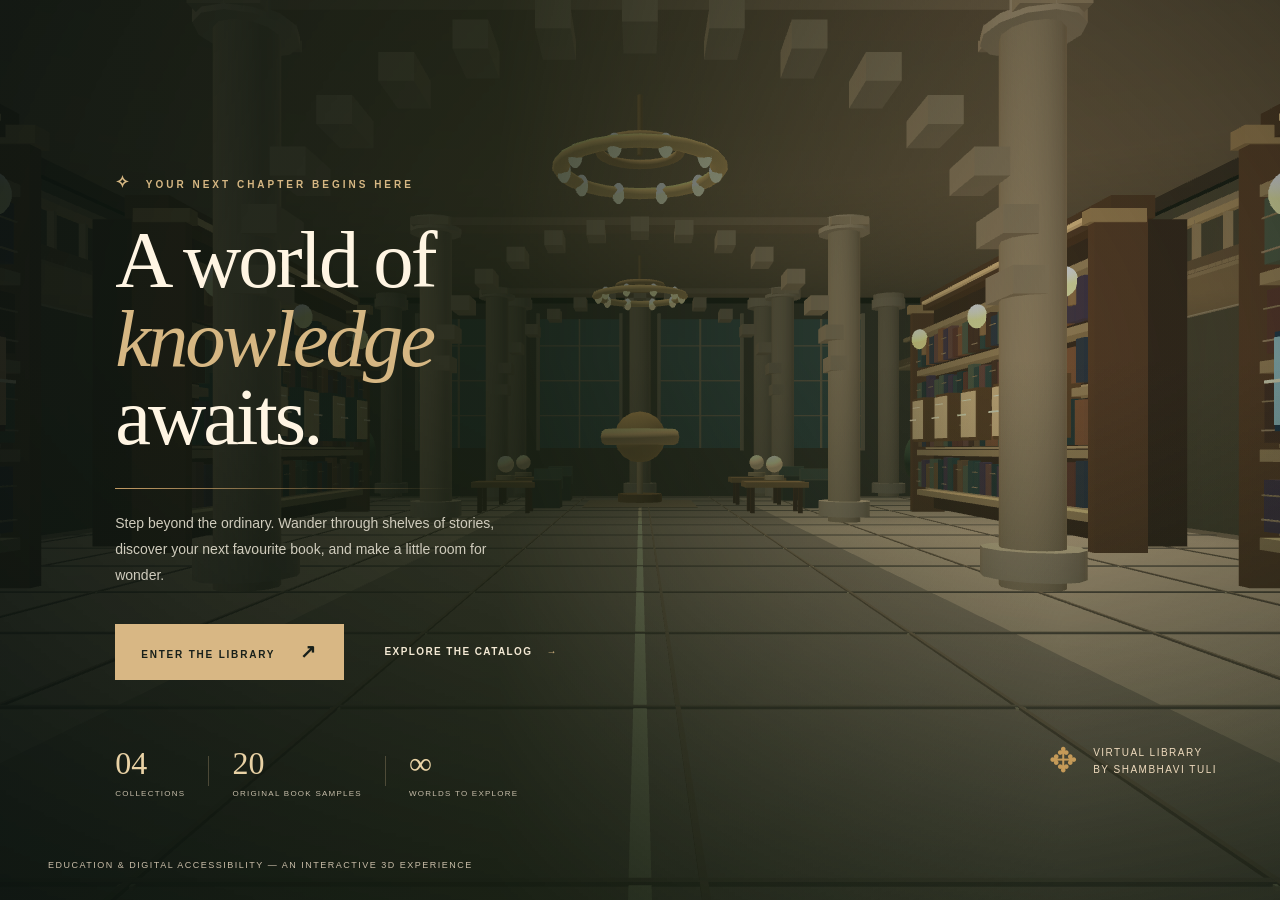
<file: Virtual-Library/index.html>
<!DOCTYPE html>
<html lang="en"><head><meta charset="UTF-8"/><meta name="viewport" content="width=device-width, initial-scale=1.0"/><meta name="theme-color" content="#181712"/><title>Virtual Library — A World of Knowledge Awaits</title><link rel="stylesheet" href="styles.css"/></head>
<body>
<div id="app">
  <canvas id="world" aria-label="Interactive 3D virtual library with bookshelves and reading areas"></canvas>
  <canvas id="lens" aria-hidden="true"></canvas>
  <div id="webgl-error" class="error-panel" hidden><h2>3D rendering unavailable</h2><p>Your browser does not support the graphics renderer. Try Chrome, Firefox or Edge, or enable hardware acceleration.</p></div>
  <div class="vignette" aria-hidden="true"></div>
  <header class="topbar" id="topbar">
   <button class="brand" id="brand-home" aria-label="Return to entrance"><span class="brand-icon">✥</span><span class="brand-lines"><strong>THE VIRTUAL LIBRARY</strong><small>AN IMMERSIVE READING EXPERIENCE</small></span></button>
   <nav class="primary-nav" aria-label="Main navigation"><button data-action="explore" class="nav-link active" id="nav-explore">Explore <span>01</span></button><button data-action="catalog" class="nav-link" id="nav-catalog">The Catalog <span>02</span></button><button data-action="saved" class="nav-link" id="nav-saved">My Library <span id="nav-count">0</span></button></nav>
   <div class="header-side"><span class="sound-status" id="sound-status"><span class="status-dot"></span> AMBIENT ON</span><button class="circle-icon" id="help-button" title="How to explore" aria-label="Help">?</button><button class="circle-icon" id="settings-button" title="Settings" aria-label="Settings">☷</button></div>
  </header>
  <aside class="section-sidebar" id="section-sidebar"><p class="micro-label"><span class="inline-star">✦</span> THE COLLECTIONS</p><h2>Find your<br/><i>next story.</i></h2><p class="aside-copy">Wander the halls or jump straight into a collection.</p><div id="section-buttons" class="section-buttons"></div><div class="aside-footer"><span class="small-icon">↗</span><span>Every shelf holds<br/>a different world.</span></div></aside>
  <div class="world-location" id="world-location"><span class="world-loc-dot"></span><div><small>YOU ARE EXPLORING</small><strong id="current-location">THE GRAND HALL</strong></div></div>
  <div class="world-label" id="world-label" hidden><span id="world-label-text">FICTION</span><small>SELECT A BOOK ↗</small></div>
  <div class="hover-badge" id="hover-badge" hidden><span class="hover-icon">✦</span><span id="hover-name">Book title</span><small>CLICK TO EXPLORE</small></div>
  <div class="reticle" id="reticle" aria-hidden="true"><span></span></div>
  <div class="bottom-hud" id="bottom-hud"><div class="control-hints"><div class="hint-entry"><span class="keys"><b>W</b><span><b>A</b><b>S</b><b>D</b></span></span><small>MOVE</small></div><span class="hint-divider"></span><div class="hint-entry"><span class="mouse-icon">◉</span><small>DRAG TO LOOK</small></div><span class="hint-divider"></span><div class="hint-entry"><span class="key-single">E</span><small>NEARBY BOOKS</small></div></div><button id="browse-nearby" class="nearby-btn">EXPLORE NEARBY BOOKS <span>↗</span></button><span class="edition">THE READING ROOM · EST. MMXXVI</span></div>
  <button id="map-toggle" class="map-toggle" aria-label="Show library map">⌖ <span>MAP</span></button>
  <div id="map-box" class="map-box" hidden><div class="map-head"><span>LIBRARY MAP</span><button id="map-close" aria-label="Close map">×</button></div><div class="map-inner"><div class="map-dot" id="map-dot"></div><div class="map-area map-area-one">FICTION</div><div class="map-area map-area-two">DESIGN</div><div class="map-area map-area-three">SCIENCE</div><div class="map-area map-area-four">HISTORY</div><div class="map-area map-lounge">READING LOUNGE</div></div><small>YOU ARE THE GOLD DOT</small></div>
  <div class="intro-overlay" id="intro-overlay" role="dialog" aria-modal="true" aria-labelledby="intro-title"><div class="intro-scrim"></div><div class="intro-left"><p class="eyebrow"><span>✧</span> YOUR NEXT CHAPTER BEGINS HERE</p><h1 id="intro-title">A world of<br/><em>knowledge</em><br/>awaits.</h1><div class="intro-rule"></div><p class="intro-description">Step beyond the ordinary. Wander through shelves of stories, discover your next favourite book, and make a little room for wonder.</p><div class="intro-actions"><button class="btn-gold" id="enter-button">ENTER THE LIBRARY <span>↗</span></button><button class="btn-quiet" id="intro-collection">EXPLORE THE CATALOG <span>→</span></button></div><div class="intro-stats"><div><strong>04</strong><small>COLLECTIONS</small></div><i></i><div><strong id="book-total-intro">20</strong><small>ORIGINAL BOOK SAMPLES</small></div><i></i><div><strong>∞</strong><small>WORLDS TO EXPLORE</small></div></div></div><div class="intro-right-label"><span>✥</span><span>VIRTUAL LIBRARY<br/>BY SHAMBHAVI TULI</span></div><span class="intro-edition">EDUCATION & DIGITAL ACCESSIBILITY — AN INTERACTIVE 3D EXPERIENCE</span></div>
  <div id="modal-shade" class="modal-shade" hidden></div>
  <section id="preview-panel" class="preview-panel" role="dialog" aria-label="Book details" aria-modal="true" hidden><button class="close-x" id="preview-close" aria-label="Close book preview">×</button><div class="preview-cover" id="preview-cover"><div class="cover-frame"><span class="cover-category" id="cover-category">FICTION</span><span class="cover-decoration">✺</span><strong class="cover-title" id="cover-title">Book Title</strong><span class="cover-author" id="cover-author">AUTHOR NAME</span></div></div><div class="preview-info"><span class="eyebrow eyebrow-dark" id="preview-kicker">FROM THE FICTION COLLECTION · VOLUME 01</span><h2 id="preview-title">Book Title</h2><p class="byline">BY <strong id="preview-author">AUTHOR</strong></p><div class="preview-rule"></div><h3>ABOUT THIS BOOK</h3><p class="preview-description" id="preview-description"></p><div class="preview-meta"><span>✧ <b>ORIGINAL FICTION</b></span><span>◷ <b id="preview-length">4 READING PAGES</b></span></div><div class="preview-actions"><button class="btn-dark" id="preview-read">OPEN & READ <span>↗</span></button><button class="btn-outline" id="preview-save">♡ SAVE TO MY LIBRARY</button></div><p class="preview-legal">Reading content in this prototype consists of original, specially written samples—not third-party commercial ebooks.</p></div></section>
  <section id="reader" class="reader" role="dialog" aria-label="Book reader" aria-modal="true" hidden><header class="reader-top"><button id="reader-back" class="reader-back">← <span>BACK TO LIBRARY</span></button><span class="reader-ornament">✥ <i>THE READING ROOM</i></span><div class="reader-top-actions"><button id="reader-saved" class="reader-icon" aria-label="Save book" title="Save or remove saved book">♡</button><button id="reader-preferences" class="reader-icon" aria-label="Reader appearance">Aa</button><button id="reader-exit" class="reader-icon" aria-label="Close reader">×</button></div></header><div class="reader-main"><div class="reader-deco">❦</div><div class="reader-category" id="reader-category">AN ORIGINAL READING EXPERIENCE</div><h2 id="reader-title">BOOK TITLE</h2><p id="reader-author" class="reader-author"></p><div class="reader-rule"></div><article id="reader-page" class="reader-page"></article><div class="reader-page-turn"><button id="reader-previous" aria-label="Previous page">←</button><span id="reader-paginate">01 <i>/</i> 04</span><button id="reader-next" aria-label="Next page">→</button></div></div><footer class="reader-footer"><span>✥ &nbsp; TAKE YOUR TIME. GOOD STORIES ARE WORTH IT.</span><span>USE ← → ARROW KEYS TO TURN PAGES</span></footer><div id="reader-options" class="reader-options" hidden><h3>Reading preferences</h3><label>Text size <input id="reader-size" type="range" min="16" max="25" step="1" value="19"/></label><label>Page style <select id="reader-theme"><option value="paper">Warm paper</option><option value="night">Night reading</option></select></label></div></section>
  <section id="drawer" class="drawer" role="dialog" aria-modal="true" aria-labelledby="drawer-heading" hidden><header class="drawer-head"><div><p class="eyebrow eyebrow-dark" id="drawer-eyebrow">EXPLORE</p><h2 id="drawer-heading">The catalog</h2></div><button class="close-x" id="drawer-close" aria-label="Close panel">×</button></header><div id="drawer-body" class="drawer-body"></div><footer class="drawer-footer">VIRTUAL LIBRARY — CURATED TO INSPIRE CURIOSITY <span>✥</span></footer></section>
  <div id="toast" class="toast" role="status" aria-live="polite"></div>
</div><script src="game.js"></script></body></html>
</file>
<file: Virtual-Library/styles.css>
:root{--ink:#171a16;--dark:#131915;--darker:#0e110e;--gold:#d6b783;--gold-light:#f2dcb5;--cream:#eee7d8;--paper:#f6f0e5;--muted:#b6af9c;--line:rgba(237,222,195,.18);--reader-font:19px}*{box-sizing:border-box}html,body{width:100%;height:100%;margin:0;overflow:hidden}body{font-family:Arial,Helvetica,sans-serif;background:#111a15;color:#f6eddc;-webkit-font-smoothing:antialiased}button,input,select{font:inherit}button{cursor:pointer}button:focus-visible,input:focus-visible,select:focus-visible{outline:2px solid #e2b95e;outline-offset:4px}[hidden]{display:none!important}#app{position:relative;width:100%;height:100%;isolation:isolate;overflow:hidden}#world,#lens{position:absolute;inset:0;width:100%;height:100%;display:block}#lens{pointer-events:none;z-index:2}.vignette{position:absolute;inset:0;pointer-events:none;z-index:3;background:radial-gradient(ellipse at 50% 45%,transparent 27%,rgba(8,12,10,.26) 75%,rgba(5,9,7,.68) 130%)}.error-panel{position:absolute;z-index:30;top:45%;left:30%;background:#222;color:#fff;padding:36px}.topbar{position:absolute;top:0;left:0;right:0;height:93px;z-index:9;display:flex;align-items:center;justify-content:space-between;padding:0 49px;background:linear-gradient(#0c1313b8,#0c131315);border-bottom:1px solid var(--line);transition:opacity .4s,transform .4s}.brand{background:none;border:0;color:inherit;display:flex;gap:13px;align-items:center;text-align:left;padding:0}.brand-icon{width:35px;height:35px;display:grid;place-items:center;border:1px solid var(--gold);border-radius:50%;font-size:25px;color:var(--gold)}.brand-lines{display:grid;gap:5px}.brand-lines strong{font-family:Georgia,serif;letter-spacing:2px;font-size:13px;font-weight:400}.brand-lines small{font-size:8px;letter-spacing:1.55px;color:var(--muted)}.primary-nav{display:flex;gap:36px;height:100%;align-items:stretch}.nav-link{background:none;border:0;color:#c2bcae;font-size:10px;font-weight:700;letter-spacing:1.65px;position:relative;padding:0 5px;text-transform:uppercase}.nav-link span{font-size:8px;opacity:.55;margin-left:4px}.nav-link.active,.nav-link:hover{color:var(--gold-light)}.nav-link.active:after{content:'';height:2px;left:0;right:0;bottom:0;position:absolute;background:var(--gold)}.header-side{display:flex;align-items:center;gap:16px}.sound-status{font-size:9px;letter-spacing:1.3px;color:#d0c8b2;margin-right:11px;white-space:nowrap}.status-dot,.world-loc-dot{background:#d6b783;border-radius:50%;width:5px;height:5px;display:inline-block;margin-right:7px;box-shadow:0 0 9px #ecc887a8}.circle-icon{border:1px solid #c4b28b66;background:#15191575;color:#eddcc1;width:33px;height:33px;border-radius:50%;font-size:17px}.circle-icon:hover{background:#c8aa75;color:#191914}.section-sidebar{position:absolute;z-index:6;top:156px;left:49px;width:237px;transition:opacity .4s,transform .4s}.micro-label{font-size:10px;letter-spacing:2px;color:var(--gold);font-weight:bold}.inline-star{font-size:17px;margin-right:8px}.section-sidebar h2{font-family:Georgia,serif;font-size:39px;line-height:1.05;font-weight:normal;margin:19px 0 14px;letter-spacing:-1.5px}.section-sidebar h2 i{font-weight:normal;color:var(--gold);font-style:italic}.aside-copy{color:#cbc5b4;font-size:12px;line-height:1.75;max-width:200px}.section-buttons{margin-top:27px;border-top:1px solid var(--line)}.section-button{width:100%;border:0;border-bottom:1px solid var(--line);background:transparent;color:#f3e9d7;display:flex;align-items:center;gap:14px;text-align:left;padding:15px 6px;transition:background .2s}.section-button:hover,.section-button.active{background:linear-gradient(90deg,#d5ae6b24,transparent)}.section-num{font-size:9px;color:#baa177}.section-button strong{font-family:Georgia,serif;font-size:17px;font-weight:normal;flex:1}.section-button .arrow{font-size:18px;color:var(--gold)}.aside-footer{display:flex;align-items:center;gap:12px;color:#b6aa92;font:italic 12px/1.5 Georgia,serif;margin-top:26px}.small-icon{font-size:24px;color:var(--gold)}.world-location{position:absolute;z-index:6;top:118px;right:49px;display:flex;align-items:center;gap:8px;text-align:right}.world-location small{display:block;color:#d5c9ae;font-size:8px;letter-spacing:1.6px;margin-bottom:7px}.world-location strong{font-size:12px;letter-spacing:2px;font-weight:500}.reticle{position:absolute;left:50%;top:51%;width:10px;height:10px;border:1px solid #ffe3a580;border-radius:50%;transform:translate(-50%,-50%);pointer-events:none;z-index:4;opacity:.55}.reticle span{position:absolute;width:2px;height:2px;border-radius:50%;background:#fff;left:3px;top:3px}.world-label{position:absolute;pointer-events:none;transform:translate(-50%,-50%);z-index:4;text-align:center;text-shadow:0 2px 14px #000}.world-label span{font:normal 20px Georgia,serif;color:#f6dba7;letter-spacing:3px;display:block}.world-label small{font-size:8px;letter-spacing:2px}.hover-badge{position:absolute;z-index:8;pointer-events:none;transform:translate(16px,14px);background:#151b17ec;border:1px solid #cdb48388;padding:10px 15px;display:flex;gap:10px;align-items:center;box-shadow:0 12px 26px #0008}.hover-badge span:nth-child(2){font:15px Georgia,serif}.hover-badge small{font-size:7px;color:var(--gold);letter-spacing:1px}.hover-icon{color:var(--gold)}.bottom-hud{position:absolute;z-index:6;bottom:27px;left:49px;right:49px;display:flex;align-items:end;justify-content:space-between}.control-hints{display:flex;align-items:center;gap:24px}.hint-entry{display:flex;align-items:center;gap:10px}.hint-entry small{color:#bfb6a1;font-size:9px;letter-spacing:1px}.hint-divider{width:1px;height:27px;background:var(--line)}.keys{display:grid;justify-items:center;gap:2px}.keys span{display:flex;gap:2px}.keys b,.key-single{font-size:9px;display:grid;place-items:center;min-width:17px;height:17px;border:1px solid #afa78a9c;border-radius:3px;color:#e4dac6;background:#16201ac7}.mouse-icon{font-size:21px}.nearby-btn{color:#f3e5cb;border:1px solid #d8b681aa;background:linear-gradient(130deg,#6b522e90,#322a1b85);height:43px;padding:0 19px;font-size:10px;letter-spacing:1.4px}.nearby-btn span{margin-left:12px;color:var(--gold)}.nearby-btn:hover{background:#c49d5f;color:#111}.edition{font-size:9px;letter-spacing:1.3px;color:#c4b29a;max-width:188px;text-align:right}.map-toggle{position:absolute;right:49px;bottom:95px;z-index:7;background:#151b16a6;border:1px solid #baa37a75;padding:10px 14px;color:#ddcfb6;font-size:17px}.map-toggle span{font-size:9px;letter-spacing:2px;margin-left:8px}.map-box{position:absolute;right:49px;bottom:145px;width:245px;padding:15px;z-index:10;background:#121914f0;border:1px solid #a98e64aa;box-shadow:0 8px 35px #0009}.map-head{display:flex;justify-content:space-between;font-size:10px;letter-spacing:1.5px;color:var(--gold);margin-bottom:10px}.map-head button{background:none;border:0;color:white;font-size:19px}.map-inner{height:220px;position:relative;border:1px solid #6d644d;background:linear-gradient(90deg,transparent 49.5%,#8a785c22 50%,transparent 50.5%),linear-gradient(0deg,transparent 49.5%,#8a785c22 50%,transparent 50.5%),#191f18}.map-area{position:absolute;padding:8px 2px;background:#8c70452b;border:1px solid #a68e624b;font-size:9px;letter-spacing:1px;text-align:center;width:72px}.map-area-one{left:9px;bottom:38px}.map-area-two{left:9px;top:43px}.map-area-three{right:9px;bottom:38px}.map-area-four{right:9px;top:43px}.map-lounge{left:73px;top:7px;width:70px;font-size:7px}.map-dot{position:absolute;z-index:3;left:50%;bottom:10%;width:11px;height:11px;background:#efc783;box-shadow:0 0 12px #ffd48a;border-radius:50%;transform:translate(-50%,-50%)}.map-box>small{font-size:8px;display:block;letter-spacing:1px;margin-top:10px;color:#afa28b;text-align:center}
.intro-overlay{position:absolute;inset:0;z-index:12;display:flex;align-items:center}.intro-scrim{position:absolute;inset:0;background:linear-gradient(90deg,#0b130fdc 0%,#11190ec9 39%,#11190b30 83%),linear-gradient(0deg,#111b11a8,transparent 60%)}.intro-left{position:relative;z-index:2;margin-left:clamp(42px,9vw,145px);padding:95px 0 35px;max-width:580px}.eyebrow{font-weight:bold;color:var(--gold);letter-spacing:3px;font-size:10px;text-transform:uppercase}.eyebrow span{font-size:17px;margin-right:8px}.intro-left h1{font:normal clamp(52px,6.3vw,98px)/.97 Georgia,'Times New Roman',serif;letter-spacing:-3px;color:#fff5e3;margin:28px 0}.intro-left h1 em{font-weight:normal;color:var(--gold);font-style:italic}.intro-rule{height:1px;background:linear-gradient(90deg,#c29b64,transparent);width:340px;margin:32px 0 22px}.intro-description{line-height:1.85;color:#d0ccbd;font-size:14px;max-width:415px}.intro-actions{display:flex;align-items:center;gap:26px;margin-top:35px}.btn-gold,.btn-dark{background:#d8b784;color:#18201a;border:1px solid #d8b784;min-height:56px;padding:0 25px;font-size:10px;letter-spacing:1.8px;font-weight:bold}.btn-gold span,.btn-dark span{font-size:19px;margin-left:20px}.btn-gold:hover{background:#f4d6a5}.btn-quiet{background:transparent;border:0;color:#f3e9d4;font-size:10px;letter-spacing:1.4px;font-weight:bold;padding:15px}.btn-quiet span{margin-left:10px;color:var(--gold)}.intro-stats{display:flex;gap:23px;margin-top:65px;align-items:center}.intro-stats div{display:grid;gap:7px}.intro-stats strong{font:32px Georgia,serif;color:#e9d2a5}.intro-stats small{font-size:8px;letter-spacing:1.25px;color:#c6bda9}.intro-stats i{height:30px;width:1px;background:#b6a17c52}.intro-right-label{position:absolute;z-index:2;right:63px;bottom:110px;display:flex;align-items:center;gap:15px;color:#eedabd;font-size:10px;letter-spacing:1.5px;line-height:1.7}.intro-right-label>span:first-child{font-size:34px;color:#c59a58}.intro-edition{position:absolute;z-index:2;bottom:30px;left:48px;color:#c9bda8;letter-spacing:1.5px;font-size:9px}.modal-shade{position:absolute;inset:0;z-index:13;background:#080c0ab8;backdrop-filter:blur(9px)}.preview-panel,.drawer{z-index:14;position:absolute;box-shadow:0 30px 90px #050905c9}.preview-panel{width:min(870px,calc(100vw - 48px));min-height:495px;background:#f6efe2;top:50%;left:50%;transform:translate(-50%,-50%);display:grid;grid-template-columns:42% 58%;color:#22241f}.close-x{position:absolute;z-index:2;right:16px;top:14px;width:35px;height:35px;border:1px solid #9e8d7559;background:transparent;color:#26241e;font-size:24px}.close-x:hover{background:#e6dac3}.preview-cover{background:#262e2a;display:grid;place-items:center;padding:35px;min-height:480px}.cover-frame{width:228px;max-width:100%;height:329px;background:#304d49;position:relative;box-shadow:12px 18px 20px #090e0c66,-6px 5px 0 #171f1c;border:2px solid #d2ae6b;outline:1px solid #e5ca9891;outline-offset:-15px;color:#f8e6c4;display:flex;align-items:center;flex-direction:column;justify-content:space-between;padding:34px 18px;text-align:center;transition:transform .4s}.preview-cover:hover .cover-frame{transform:rotate(-3deg) translateY(-8px)}.cover-category{font-size:10px;letter-spacing:3px}.cover-decoration{font-size:64px;font-family:Georgia,serif;opacity:.68}.cover-title{font:normal 27px/1.14 Georgia,serif;max-width:200px}.cover-author{font-size:9px;letter-spacing:2px}.preview-info{padding:62px 53px 38px 40px}.eyebrow-dark{color:#9d7a45;font-size:9px;letter-spacing:1.6px}.preview-info h2{font:normal 43px/1.13 Georgia,serif;letter-spacing:-1px;margin:16px 0 9px;color:#252720}.byline{font-size:9px;letter-spacing:1.8px;color:#9c9078}.byline strong{color:#60523e}.preview-rule{background:#a38e6a5e;height:1px;margin:24px 0}.preview-info h3{font-size:10px;letter-spacing:1.9px}.preview-description{color:#616052;font:15px/1.72 Georgia,serif;min-height:89px}.preview-meta{display:flex;gap:25px;margin:21px 0 22px;color:#856b47}.preview-meta span{font-size:11px}.preview-meta b{font-size:8px;letter-spacing:1.1px}.preview-actions{display:flex;flex-wrap:wrap;gap:11px}.btn-dark{min-height:47px;padding:0 18px;background:#22352e;color:#f3e7d0;border-color:#22352e}.btn-dark:hover{background:#364d40}.btn-outline{padding:0 16px;min-height:47px;color:#40352a;background:transparent;border:1px solid #afa087;font-size:9px;font-weight:bold;letter-spacing:1.1px}.btn-outline:hover{background:#e5d5b8}.preview-legal{font-size:9px;color:#918673;line-height:1.5;margin-top:21px}
.reader{position:absolute;inset:0;z-index:16;background:#eee5d6;color:#30291f;display:flex;flex-direction:column;overflow:auto;transition:background .2s}.reader.night{background:#202724;color:#ebe2cf}.reader-top{height:87px;flex-shrink:0;display:flex;align-items:center;justify-content:space-between;padding:0 58px;border-bottom:1px solid #92877135}.reader-back{background:none;border:0;color:inherit;font-size:24px;display:flex;align-items:center;gap:12px}.reader-back span{font-size:9px;letter-spacing:1.8px;font-weight:bold}.reader-ornament{color:#9c7746;font:21px Georgia,serif}.reader-ornament i{font:normal 13px Georgia,serif;letter-spacing:2px;margin-left:12px}.reader-top-actions{display:flex;gap:12px}.reader-icon{width:37px;height:37px;background:none;border:1px solid #8e856e55;color:inherit;font-size:20px}.reader-icon.saved{color:#aa7032;background:#b9915528}.reader-main{text-align:center;flex:1;max-width:800px;width:calc(100% - 44px);margin:0 auto;display:flex;align-items:center;flex-direction:column;justify-content:center;padding:25px 0;min-height:490px}.reader-deco{font-size:31px;color:#a47c48}.reader-category{font-size:9px;letter-spacing:2.2px;color:#a17c52;margin-top:12px}.reader-main h2{font:normal clamp(28px,3vw,46px) Georgia,serif;letter-spacing:-1px;margin:17px 0 11px}.reader-author{font:italic 14px Georgia,serif;color:#937e5a}.reader-rule{height:1px;width:100px;background:#ae956e7d;margin:22px 0 28px}.reader-page{text-align:left;width:min(610px,100%);font:var(--reader-font)/1.95 Georgia,'Times New Roman',serif;color:inherit;min-height:220px;white-space:normal;transition:opacity .17s}.reader-page p{margin:0 0 17px;text-indent:1.4em}.reader-page p:first-child{text-indent:0}.reader-page p:first-child:first-letter{float:left;color:#ac8148;font-size:3.6em;line-height:.85;padding-right:9px}.reader-page-turn{display:flex;align-items:center;justify-content:center;gap:35px;margin:17px 0}.reader-page-turn button{width:44px;height:44px;border:1px solid #9f8a697d;background:transparent;color:inherit;font-size:19px}.reader-page-turn button:disabled{opacity:.3;cursor:not-allowed}.reader-page-turn span{font:13px Georgia,serif;letter-spacing:3px}.reader-page-turn i{font-style:normal;color:#9a8d76}.reader-footer{flex-shrink:0;padding:15px 56px;border-top:1px solid #92877135;display:flex;justify-content:space-between;gap:12px;font-size:9px;letter-spacing:1.2px;color:#94816b}.reader.night .reader-footer{color:#c3b7a5}.reader-options{position:absolute;right:60px;top:80px;width:260px;background:#f8f2e6;color:#262921;border:1px solid #bba67f;padding:23px;z-index:2;box-shadow:0 12px 45px #0004}.reader-options h3{font:19px Georgia,serif;margin:0 0 20px}.reader-options label{display:block;font-size:11px;letter-spacing:.5px;margin-bottom:21px}.reader-options input,.reader-options select{margin-top:10px;width:100%;accent-color:#9f7340}
.drawer{right:0;top:0;bottom:0;width:min(545px,100vw);background:#f1eade;color:#25271f;display:flex;flex-direction:column}.drawer-head{padding:50px 48px 22px;border-bottom:1px solid #8e8b6e3b;position:relative}.drawer-head h2{font:normal 43px Georgia,serif;margin:12px 0 0}.drawer-body{overflow:auto;padding:21px 47px 50px;flex:1}.drawer-footer{flex-shrink:0;border-top:1px solid #8e8b6e3b;padding:22px 48px;font-size:9px;letter-spacing:1px;color:#90836e;display:flex;justify-content:space-between}.drawer-footer span{font-size:20px;color:#aa8959}.drawer-intro{font:15px/1.7 Georgia,serif;color:#686150;margin:2px 0 21px}.catalog-search{width:100%;border:1px solid #a69c826a;background:#fffaf0;padding:16px 17px;font-size:13px;color:#25261e}.filter-row{display:flex;gap:7px;flex-wrap:wrap;margin:17px 0 28px}.filter-chip{background:none;border:1px solid #b2a68e;padding:8px 11px;color:#494434;font-size:10px}.filter-chip.selected,.filter-chip:hover{background:#2b3d32;border-color:#2b3d32;color:#f4e5cd}.book-card{background:#fff9ec;border:1px solid #d7c8b0;padding:14px;display:flex;gap:17px;margin-bottom:11px;align-items:stretch;text-align:left;width:100%;color:#26291e;min-height:140px;transition:background .2s,transform .2s}.book-card:hover{background:#ecddc5;transform:translateX(-3px)}.book-thumb{width:87px;min-width:87px;height:116px;background:#304c48;box-shadow:3px 5px 8px #0004;display:flex;flex-direction:column;justify-content:space-between;align-items:center;padding:13px 9px;text-align:center;color:#faeed2;border-left:7px solid #202d2b;outline:1px solid #c7ad74;outline-offset:-6px}.book-thumb small{font-size:7px;letter-spacing:1.3px}.book-thumb strong{font:normal 13px/1.15 Georgia,serif}.book-card .book-card-body{flex:1;display:flex;flex-direction:column;align-items:start;justify-content:center;gap:10px}.book-card .book-card-body .category-line{font-size:9px;letter-spacing:1.6px;color:#987e4d}.book-card .book-card-body strong{font:normal 22px/1.1 Georgia,serif}.book-card .book-card-body small{font-size:11px;color:#897d65}.book-card .book-card-body p{font-size:12px;color:#685f4c;line-height:1.4;margin:0}.book-card .book-card-body .saved-marker{color:#936a2b;font-size:9px;letter-spacing:1px}.empty-state{text-align:center;padding:62px 15px;font:16px/1.7 Georgia,serif;color:#7b6d55}.empty-state .empty-symbol{font-size:40px;color:#bc945b}.empty-state button,.text-link{margin-top:18px;border:1px solid #9f8c6e;background:transparent;padding:12px 15px;font-size:10px;letter-spacing:1px;color:#57432b}.saved-actions{display:flex;align-items:center;gap:10px}.saved-remove{border:1px solid #bb9e7e;background:transparent;color:#795f43;font-size:11px;height:34px;padding:0 9px}.settings-group{margin:24px 0;padding-bottom:20px;border-bottom:1px solid #b7ad974e}.settings-group h3{font:20px Georgia,serif}.setting-line{display:flex;justify-content:space-between;gap:20px;align-items:center;margin:19px 0;font-size:13px}.setting-line small{display:block;color:#867961;margin-top:6px;max-width:270px;line-height:1.6}.setting-line input[type=checkbox]{accent-color:#aa8351;width:18px;height:18px}.setting-line input[type=range]{accent-color:#aa8351;max-width:115px}.setting-line select{background:#fff9ef;color:#26231c;border:1px solid #b7a386;padding:9px;max-width:120px}.help-key{font-size:12px;color:#71634c;display:flex;justify-content:space-between;border-bottom:1px solid #c8bba2;padding:14px 0}.help-key b{font:12px Arial;color:#23281e}.guide-button{margin-top:21px;width:100%;min-height:46px;background:#24392c;color:white;border:0;letter-spacing:1px;font-size:11px}.toast{position:absolute;z-index:20;bottom:108px;left:50%;transform:translate(-50%,15px);opacity:0;pointer-events:none;background:#203528;color:#f6e7cb;padding:13px 21px;box-shadow:0 8px 40px #0007;border:1px solid #d1b07873;font:13px Georgia,serif;transition:opacity .23s,transform .23s;max-width:calc(100% - 30px);text-align:center}.toast.show{opacity:1;transform:translate(-50%,0)}body.modal-open .section-sidebar,body.modal-open .world-location,body.modal-open .bottom-hud,body.modal-open .reticle,body.modal-open .map-toggle,body.modal-open .topbar{pointer-events:none}body.welcome .topbar,body.welcome .section-sidebar,body.welcome .world-location,body.welcome .bottom-hud,body.welcome .map-toggle,body.welcome .reticle{opacity:0;pointer-events:none}body.welcome .reticle{display:none}
@media(max-width:1060px){.topbar{padding:0 22px}.section-sidebar{left:25px;top:135px;width:195px}.section-sidebar h2{font-size:33px}.bottom-hud{left:25px;right:25px}.edition{display:none}.primary-nav{gap:15px}.sound-status{display:none}.world-location{right:25px}.intro-left{margin-left:6vw}.intro-left h1{font-size:clamp(45px,7vw,83px)}}@media(max-width:690px){.topbar{height:73px;padding:0 14px}.brand-lines small,.primary-nav,.sound-status,.aside-copy,.aside-footer,.section-sidebar h2,.micro-label{display:none}.section-sidebar{top:85px;left:12px;right:12px;width:auto}.section-buttons{display:flex;gap:3px;border:none;margin:0;overflow:auto}.section-button{border:1px solid #ba9b638a;background:#0b1b148c;min-width:95px;padding:8px}.section-button strong{font-size:14px}.section-num,.section-button .arrow{display:none}.world-location{top:143px;right:13px}.world-location small{font-size:7px}.world-location strong{font-size:9px}.bottom-hud{left:13px;right:13px;bottom:14px}.hint-entry:not(:first-child),.hint-divider{display:none}.nearby-btn{font-size:8px;height:38px;padding:0 12px}.map-toggle{right:13px;bottom:77px}.map-box{right:13px;bottom:127px}.intro-scrim{background:linear-gradient(90deg,#111b14ee,#161d13a9)}.intro-left{margin:0 24px;padding-top:70px}.intro-left h1{font-size:clamp(48px,13vw,78px);letter-spacing:-2px}.intro-description{font-size:13px}.intro-actions{flex-direction:column;align-items:start;gap:10px}.intro-stats{margin-top:33px;gap:15px}.intro-stats strong{font-size:24px}.intro-stats small{font-size:7px}.intro-right-label{display:none}.intro-edition{left:24px;font-size:7px}.preview-panel{grid-template-columns:1fr;overflow:auto;max-height:calc(100% - 45px);top:50%}.preview-cover{min-height:180px;padding:12px}.cover-frame{height:160px;width:117px;padding:16px 8px;outline-offset:-7px}.cover-title{font-size:14px}.cover-decoration{font-size:24px}.cover-category,.cover-author{font-size:6px}.preview-info{padding:22px 24px 27px}.preview-info h2{font-size:29px}.preview-description{min-height:0;font-size:13px}.preview-meta{margin:12px 0}.preview-legal{display:none}.drawer-head{padding:45px 24px 21px}.drawer-body{padding:22px 21px}.drawer-footer{padding:17px 24px}.reader-top{padding:0 15px;height:68px}.reader-back span,.reader-ornament i{display:none}.reader-main{padding:28px 0}.reader-page{line-height:1.7}.reader-footer{padding:12px 16px}.reader-footer span:last-child{display:none}.reader-options{right:13px;top:64px}}
@media(prefers-reduced-motion:reduce){*,*:before,*:after{scroll-behavior:auto!important;transition-duration:.01ms!important;animation-duration:.01ms!important}}

/* Improve readability where the 3D shelves overlap the exploration HUD. */
.section-sidebar:before{content:'';position:absolute;inset:-18px -17px -14px -19px;z-index:-1;background:linear-gradient(90deg,rgba(12,22,17,.85),rgba(12,22,17,.56) 68%,rgba(12,22,17,0));pointer-events:none}.section-button{position:relative;z-index:1}
@media(max-width:690px){.section-sidebar:before{inset:-6px -4px;background:linear-gradient(90deg,rgba(12,22,17,.68),rgba(12,22,17,.35))}}
</file>
